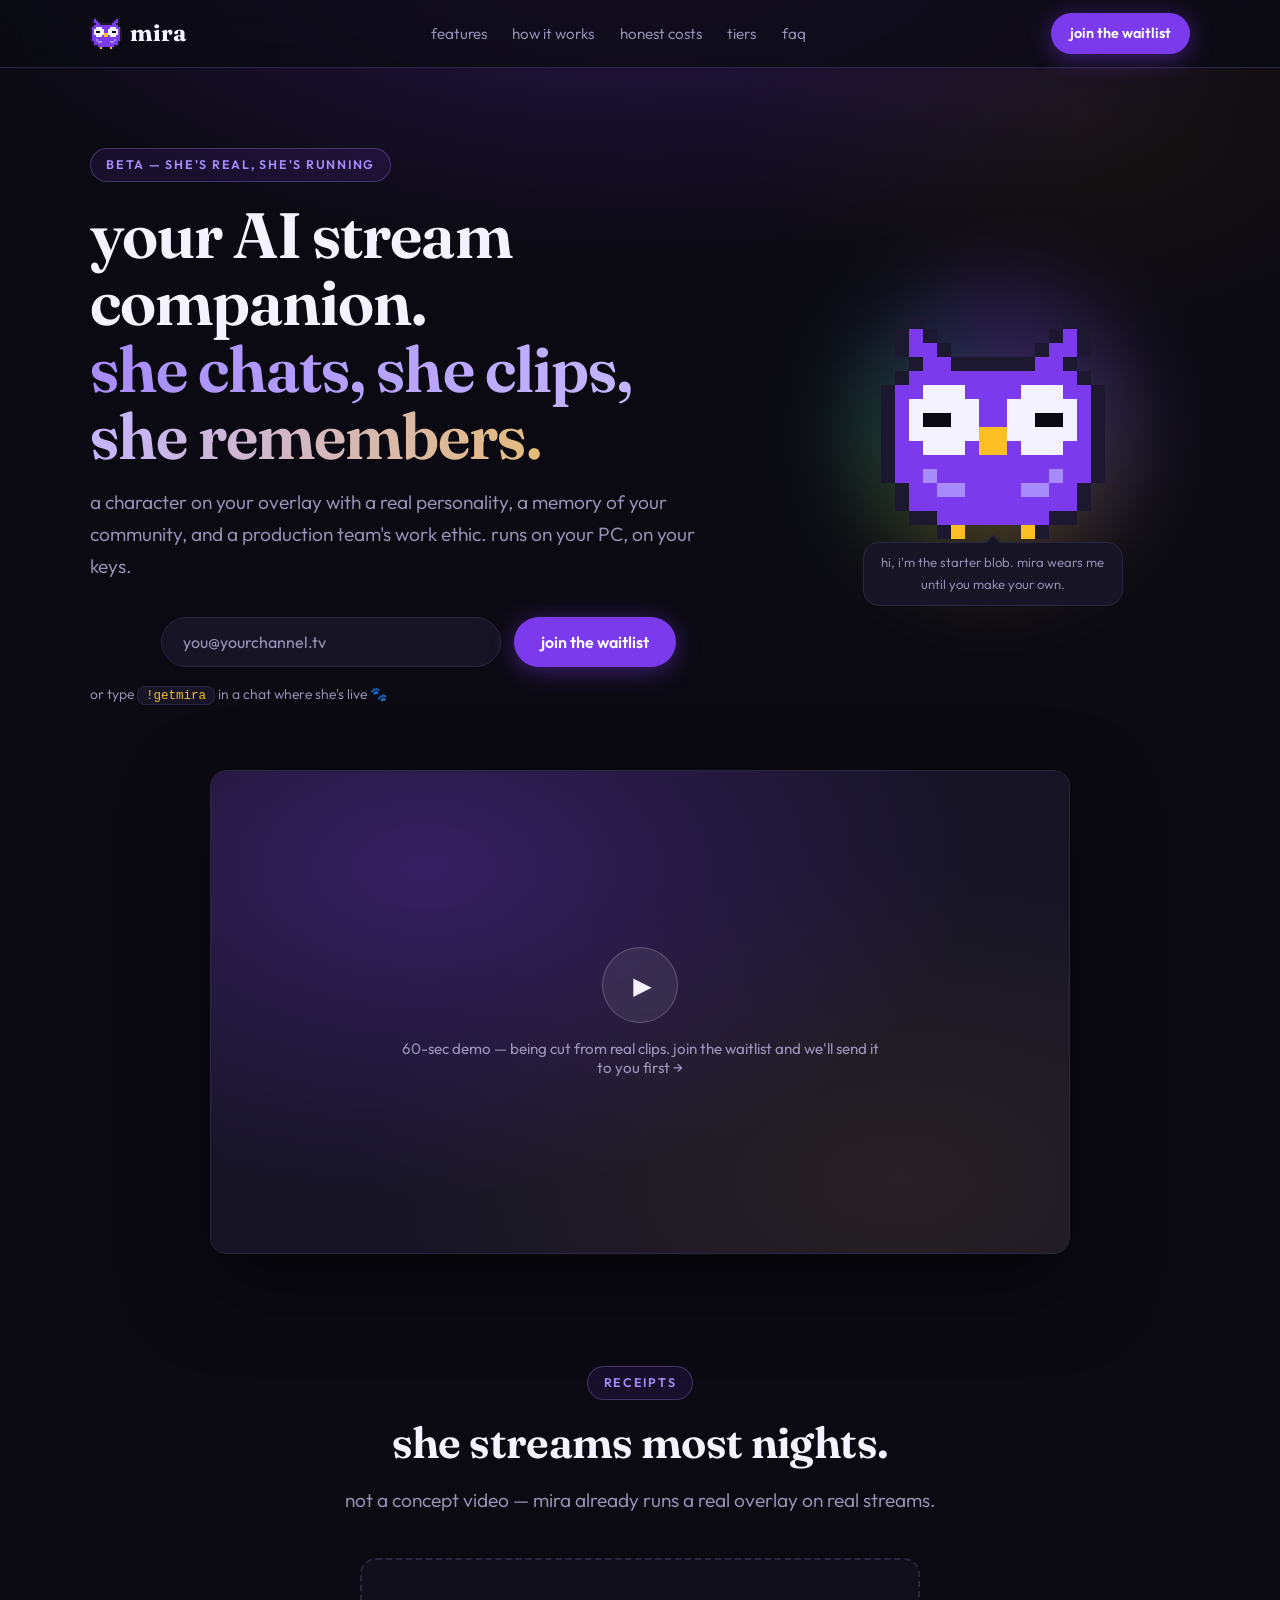
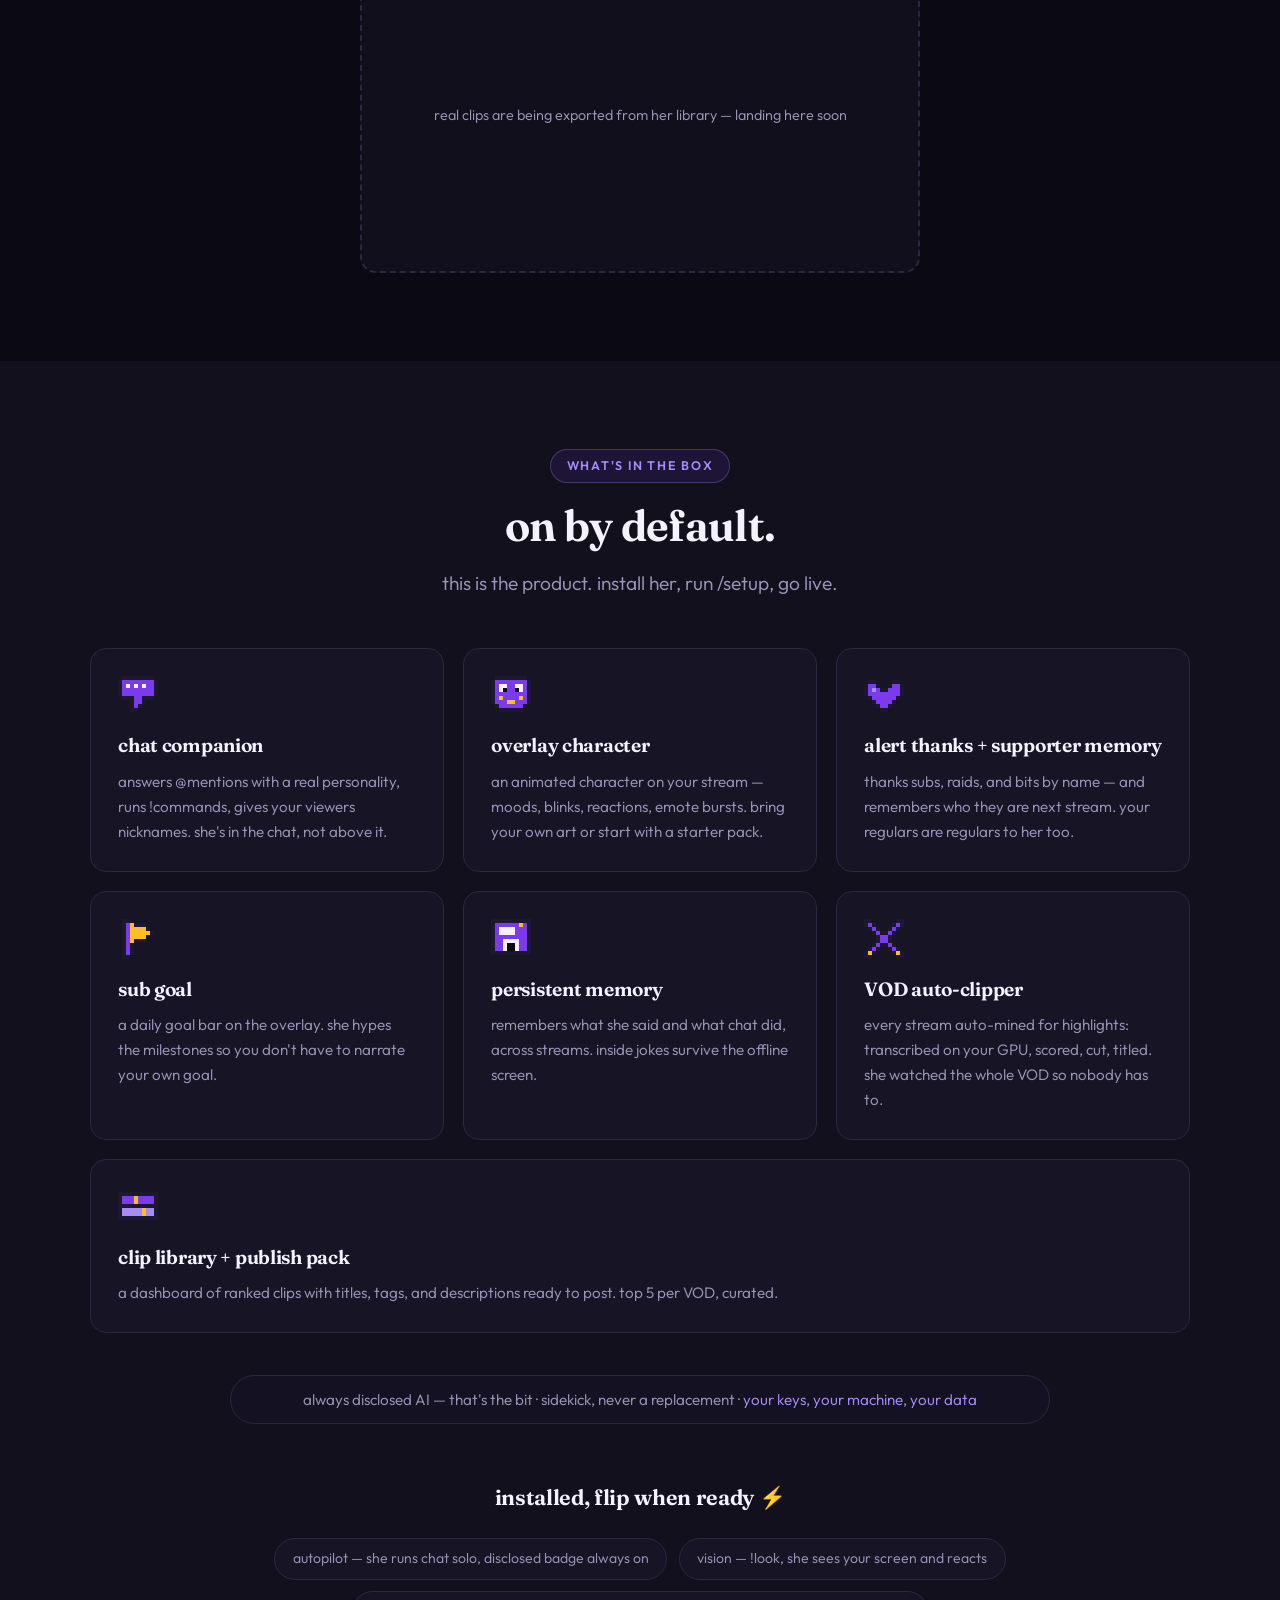
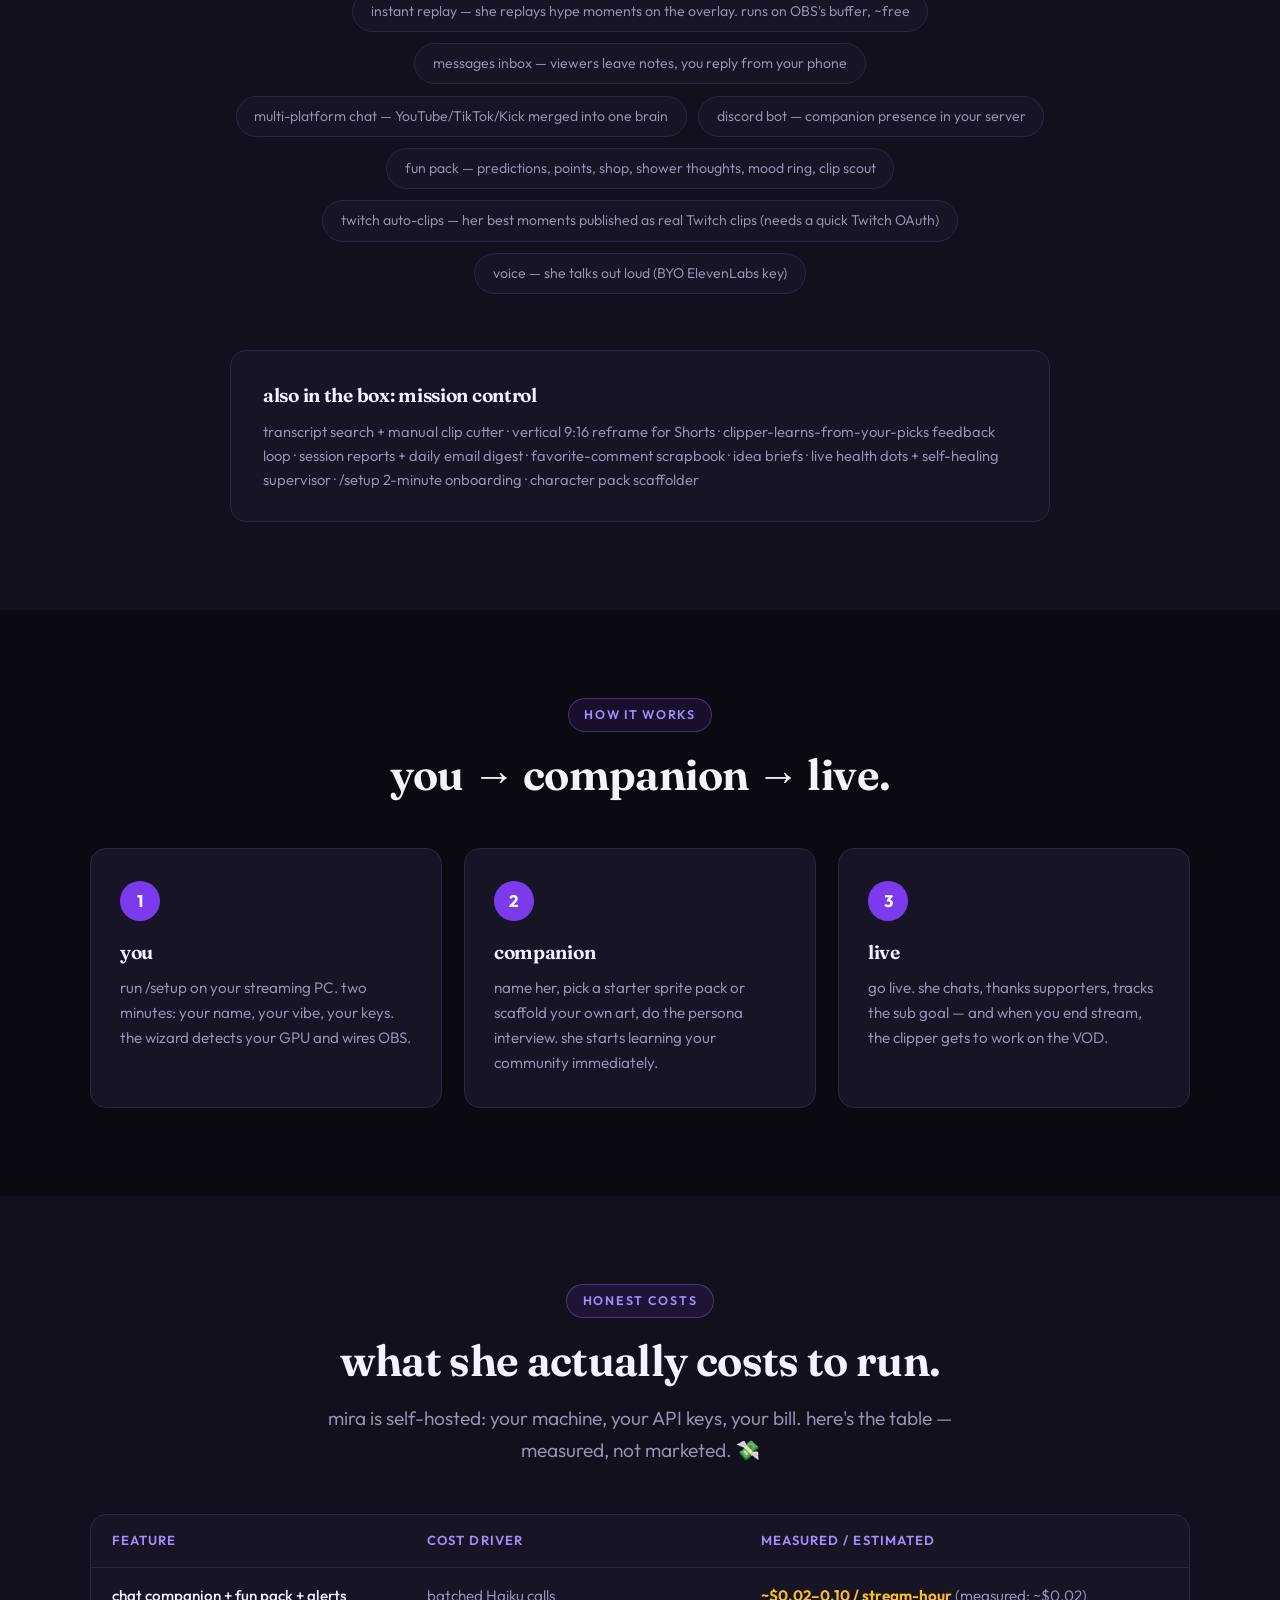
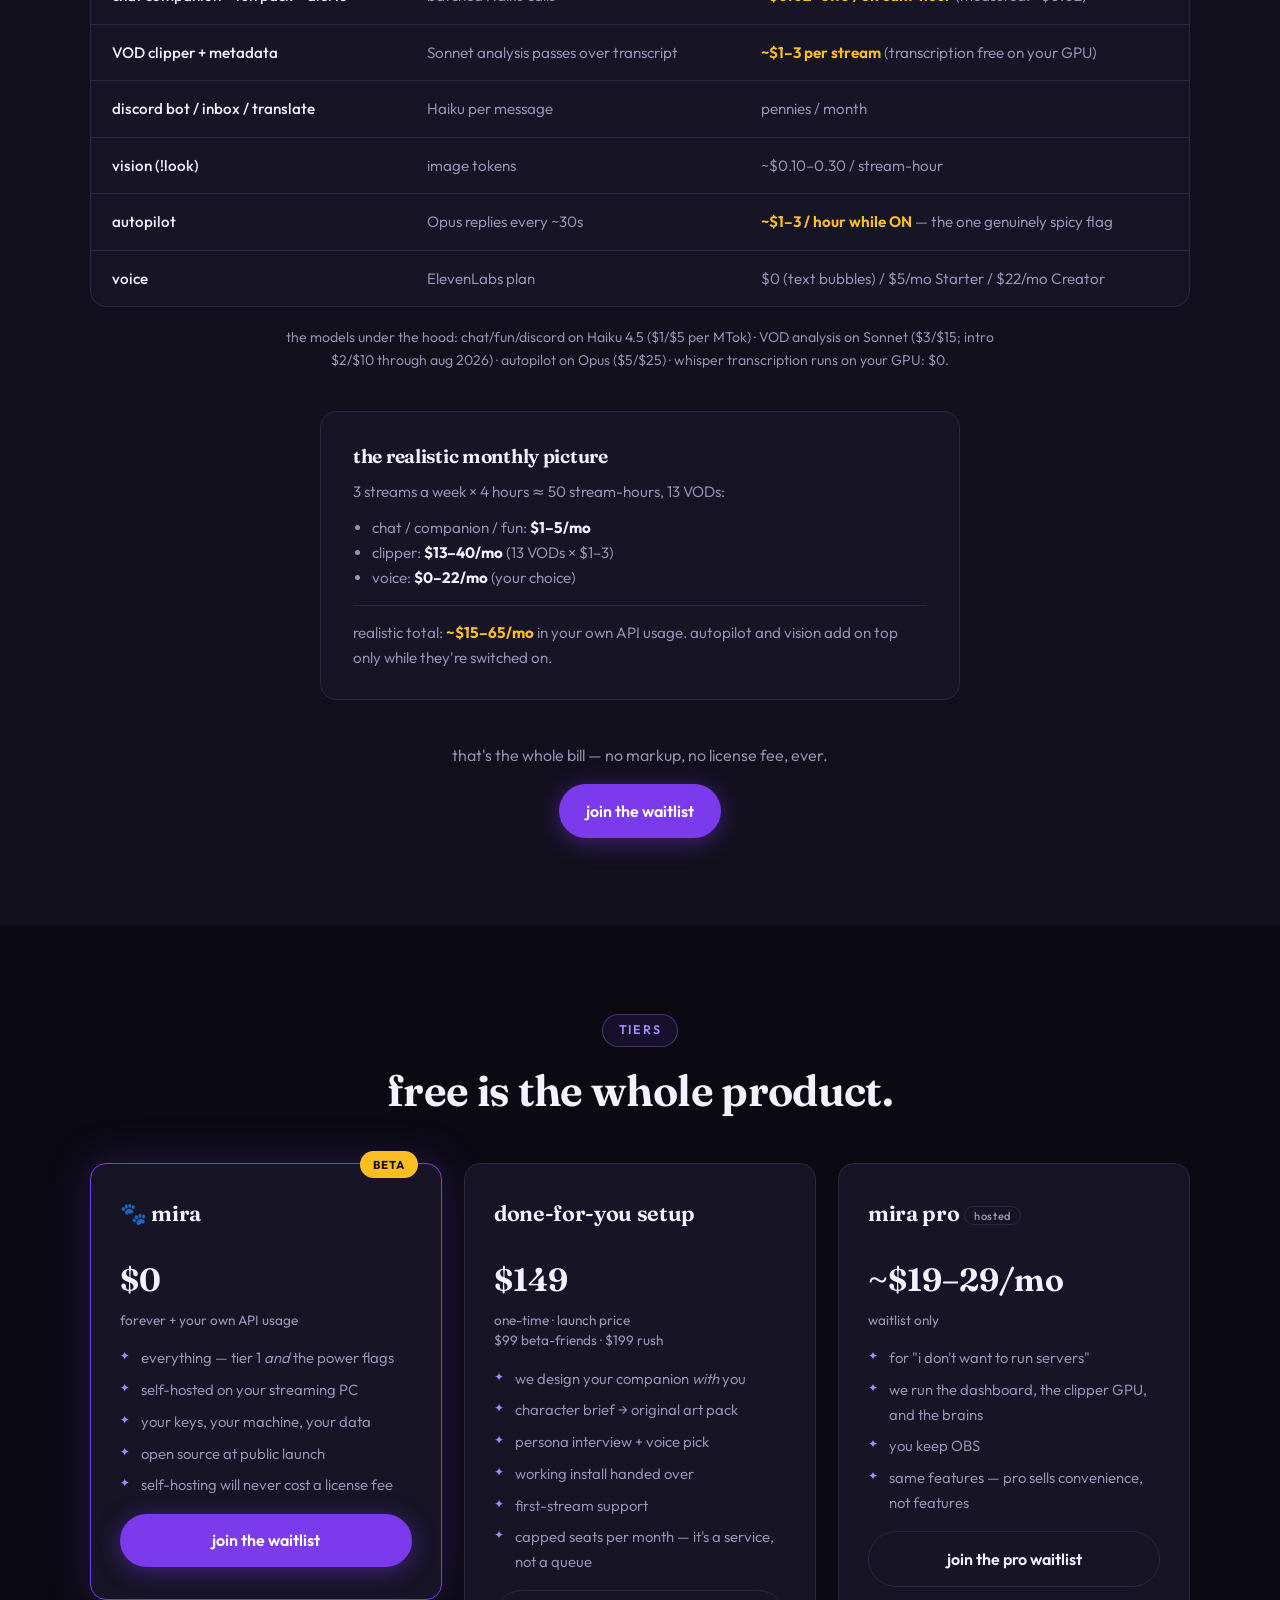
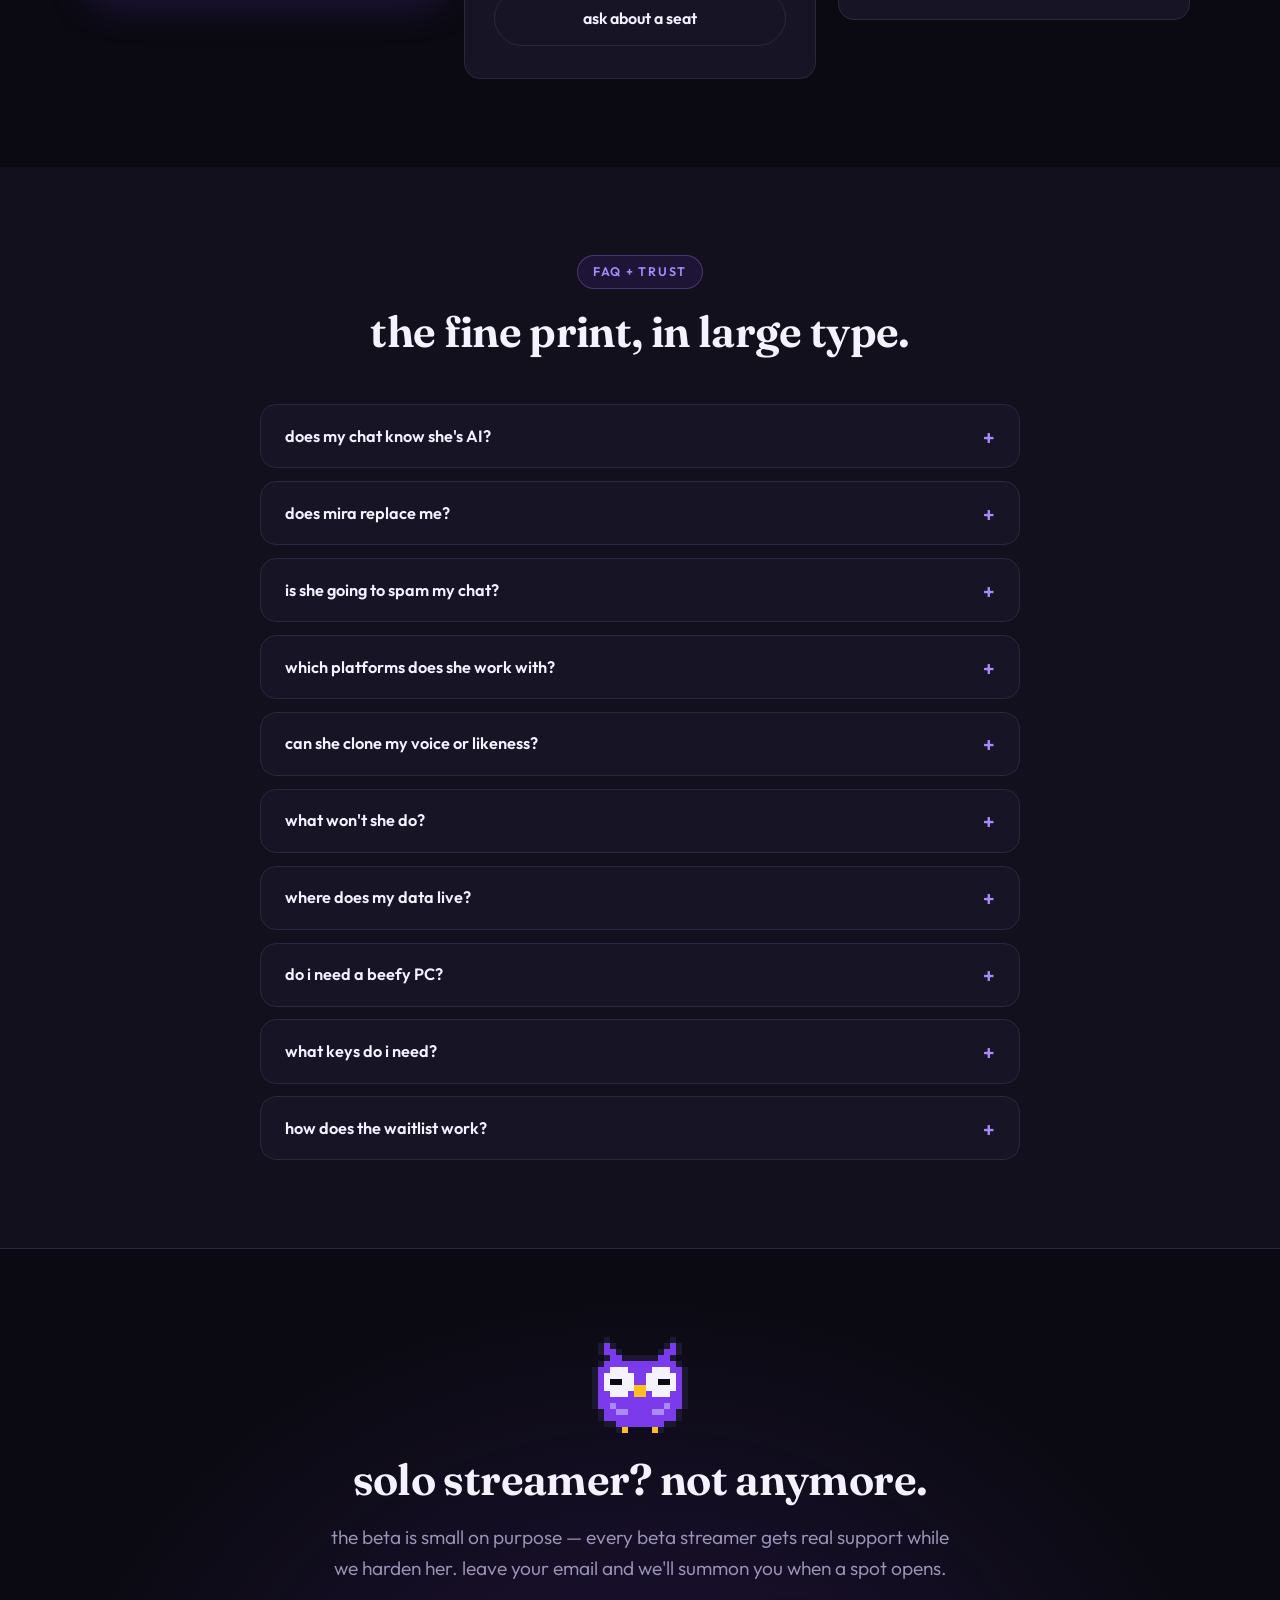
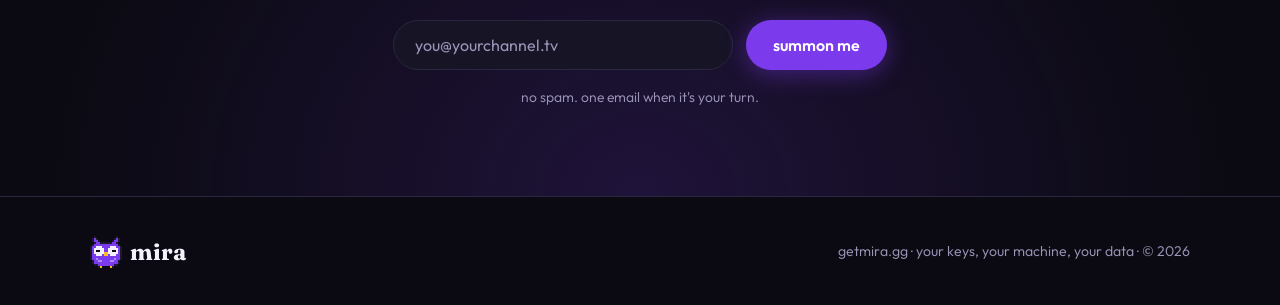
<file: index.html>
<!DOCTYPE html>
<html lang="en">
<head>
  <meta charset="UTF-8" />
  <meta name="viewport" content="width=device-width, initial-scale=1.0" />
  <title>Mira — AI stream companion &amp; auto clipper for streamers</title>
  <meta name="description" content="She chats, she clips, she remembers. An AI co-host on your Twitch overlay that auto-clips your VODs and remembers your community. Join the waitlist." />
  <link rel="canonical" href="https://getmira.gg/" />
  <!-- social cards (add /og.png 1200x630 before launch, then uncomment og:image) -->
  <meta property="og:type" content="website" />
  <meta property="og:title" content="Mira — AI stream companion for Twitch streamers" />
  <meta property="og:description" content="She chats, she clips, she remembers. Runs on your PC, on your keys." />
  <meta property="og:url" content="https://getmira.gg/" />
  <!-- <meta property="og:image" content="https://getmira.gg/og.png" /> -->
  <meta name="twitter:card" content="summary" />
  <link rel="icon" href="data:image/svg+xml,<svg xmlns='http://www.w3.org/2000/svg' viewBox='0 0 100 100'><text y='.9em' font-size='90'>🐾</text></svg>" />
  <link rel="preconnect" href="https://fonts.googleapis.com" />
  <link rel="preconnect" href="https://fonts.gstatic.com" crossorigin />
  <link href="https://fonts.googleapis.com/css2?family=Fraunces:opsz,wght@9..144,400..900&family=Outfit:wght@300..800&display=swap" rel="stylesheet" />
  <link rel="stylesheet" href="styles.css?v=2" />
  <noscript><style>.reveal { opacity: 1; transform: none; }</style></noscript>
  <script type="application/ld+json">
  {
    "@context": "https://schema.org",
    "@type": "SoftwareApplication",
    "name": "Mira",
    "url": "https://getmira.gg/",
    "applicationCategory": "MultimediaApplication",
    "operatingSystem": "Windows",
    "description": "AI stream companion for Twitch and YouTube streamers: a chat co-host with persistent memory, an animated overlay character, and a VOD auto-clipper that finds, cuts, and titles highlights.",
    "offers": { "@type": "Offer", "price": "0", "priceCurrency": "USD", "description": "Free, self-hosted, bring your own API keys." }
  }
  </script>
  <script type="application/ld+json">
  {
    "@context": "https://schema.org",
    "@type": "FAQPage",
    "mainEntity": [
      {
        "@type": "Question",
        "name": "Does my chat know she's AI?",
        "acceptedAnswer": { "@type": "Answer", "text": "Always. AI disclosure is a hard rule, not a setting — and honestly, it's the bit. Your chat knowing she's AI is half the fun." }
      },
      {
        "@type": "Question",
        "name": "Does Mira replace me?",
        "acceptedAnswer": { "@type": "Answer", "text": "Never. She's a sidekick — the co-host who also does the editing. You're the stream." }
      },
      {
        "@type": "Question",
        "name": "Is she going to spam my chat?",
        "acceptedAnswer": { "@type": "Answer", "text": "No. She talks when talked to — @mentions, !commands, and alert thank-yous. The only mode where she chats on her own is autopilot, which you flip on deliberately and which always shows its disclosed badge." }
      },
      {
        "@type": "Question",
        "name": "Which platforms does she work with?",
        "acceptedAnswer": { "@type": "Answer", "text": "Twitch-first today — chat, alerts, VODs, clips. The multi-platform flag merges YouTube, TikTok, and Kick chat into the same brain, and the Discord bot brings her to your server between streams." }
      },
      {
        "@type": "Question",
        "name": "Can she clone my voice or likeness?",
        "acceptedAnswer": { "@type": "Answer", "text": "No likeness cloning in the box. The 'AI You' experiments you may have seen are manual, supervised conversations — not a product feature." }
      },
      {
        "@type": "Question",
        "name": "What won't she do?",
        "acceptedAnswer": { "@type": "Answer", "text": "The persona rails are not configurable: she always discloses she's AI, stays out of politics and religion, gives no medical/legal/financial advice, and won't generate art from IP that isn't yours." }
      },
      {
        "@type": "Question",
        "name": "Where does my data live?",
        "acceptedAnswer": { "@type": "Answer", "text": "On your machine. Your keys, your database, your clips. Nothing routes through us." }
      },
      {
        "@type": "Question",
        "name": "Do I need a beefy PC?",
        "acceptedAnswer": { "@type": "Answer", "text": "The VOD clipper wants an NVIDIA GPU for local transcription — the setup wizard detects yours and can disable the clipper if needed. Everything else runs light." }
      },
      {
        "@type": "Question",
        "name": "What keys do I need?",
        "acceptedAnswer": { "@type": "Answer", "text": "An Anthropic API key (chat runs on Haiku, VOD analysis on Sonnet, autopilot on Opus) and optionally an ElevenLabs key for voice. The honest-costs table on the site is what they'll actually cost you." }
      },
      {
        "@type": "Question",
        "name": "How does the waitlist work?",
        "acceptedAnswer": { "@type": "Answer", "text": "We invite people in small batches so every beta streamer gets real support. You'll get exactly one email when it's your turn — no drip campaign." }
      }
    ]
  }
  </script>
</head>
<body>

  <a class="skip-link" href="#main">skip to content</a>

  <div class="bg-grad" aria-hidden="true"></div>

  <header class="nav" id="top">
    <div class="container nav-inner">
      <a class="logo" href="#top"><span class="logo-sprite" id="nav-sprite" aria-hidden="true"></span>mira</a>
      <nav class="nav-links" id="site-nav">
        <a href="#features">features</a>
        <a href="#how">how it works</a>
        <a href="#costs">honest costs</a>
        <a href="#tiers">tiers</a>
        <a href="#faq">faq</a>
      </nav>
      <a class="btn btn-primary btn-sm" href="#waitlist">join the waitlist</a>
    </div>
  </header>

  <main id="main" tabindex="-1">
    <!-- ============ 1. HERO ============ -->
    <section class="hero">
      <div class="container hero-grid">
        <div class="hero-copy">
          <p class="eyebrow reveal">beta — she's real, she's running</p>
          <h1 class="reveal">your AI stream companion.<br /><span class="grad">she chats, she clips,<br />she remembers.</span></h1>
          <p class="lede reveal">
            a character on your overlay with a real personality, a memory of your
            community, and a production team's work ethic. runs on your PC, on your keys.
          </p>

          <form class="waitlist-form hero-form reveal" id="hero-form" novalidate>
            <label class="sr-only" for="hero-email">email address</label>
            <input type="email" id="hero-email" name="email" placeholder="you@yourchannel.tv" required autocomplete="email" aria-describedby="hero-note" />
            <input type="hidden" name="interest" value="free" />
            <button class="btn btn-primary burst" type="submit">join the waitlist</button>
          </form>
          <p class="form-note reveal" id="hero-note" role="status" aria-live="polite">or type <code class="chat-cmd">!getmira</code> in a chat where she's live 🐾</p>
        </div>

        <div class="hero-sprite reveal">
          <div class="mood-ring" id="mood-ring" aria-hidden="true"></div>
          <div class="sprite-stage" id="hero-sprite-stage" role="img" aria-label="Mira's starter companion sprite, idling"></div>
          <div class="sprite-bubble" id="sprite-bubble">hi, i'm the starter blob. mira wears me until you make your own.</div>
        </div>
      </div>

      <!-- 60-sec demo slot. Swap the placeholder for the real cut from the clip library. -->
      <div class="container">
        <div class="demo-frame reveal">
          <button class="demo-placeholder" id="demo-play">
            <span class="play-btn" aria-hidden="true">▶</span>
            <span class="demo-caption">60-sec demo — being cut from real clips. join the waitlist and we'll send it to you first →</span>
          </button>
        </div>
      </div>
    </section>

    <!-- ============ 2. PROOF ============ -->
    <section class="section proof">
      <div class="container">
        <p class="eyebrow reveal">receipts</p>
        <h2 class="reveal">she streams most nights.</h2>
        <p class="lede reveal">not a concept video — mira already runs a real overlay on real streams.</p>
        <!-- Real clip embeds only (per the no-fake-screenshots rule). One honest slot until the exports land. -->
        <div class="proof-grid">
          <div class="proof-slot reveal"><span>real clips are being exported from her library — landing here soon</span></div>
        </div>
      </div>
    </section>

    <!-- ============ 3. FEATURE GRID ============ -->
    <section class="section section-alt" id="features">
      <div class="container">
        <p class="eyebrow reveal">what's in the box</p>
        <h2 class="reveal">on by default.</h2>
        <p class="lede reveal">this is the product. install her, run /setup, go live.</p>

        <div class="cards">
          <article class="card reveal">
            <div class="card-icon" data-icon="chat" aria-hidden="true"></div>
            <h3>chat companion</h3>
            <p>answers @mentions with a real personality, runs !commands, gives your viewers nicknames. she's in the chat, not above it.</p>
          </article>
          <article class="card reveal">
            <div class="card-icon" data-icon="mask" aria-hidden="true"></div>
            <h3>overlay character</h3>
            <p>an animated character on your stream — moods, blinks, reactions, emote bursts. bring your own art or start with a starter pack.</p>
          </article>
          <article class="card reveal">
            <div class="card-icon" data-icon="heart" aria-hidden="true"></div>
            <h3>alert thanks + supporter memory</h3>
            <p>thanks subs, raids, and bits by name — and remembers who they are next stream. your regulars are regulars to her too.</p>
          </article>
          <article class="card reveal">
            <div class="card-icon" data-icon="flag" aria-hidden="true"></div>
            <h3>sub goal</h3>
            <p>a daily goal bar on the overlay. she hypes the milestones so you don't have to narrate your own goal.</p>
          </article>
          <article class="card reveal">
            <div class="card-icon" data-icon="floppy" aria-hidden="true"></div>
            <h3>persistent memory</h3>
            <p>remembers what she said and what chat did, across streams. inside jokes survive the offline screen.</p>
          </article>
          <article class="card reveal">
            <div class="card-icon" data-icon="scissors" aria-hidden="true"></div>
            <h3>VOD auto-clipper</h3>
            <p>every stream auto-mined for highlights: transcribed on your GPU, scored, cut, titled. she watched the whole VOD so nobody has to.</p>
          </article>
          <article class="card reveal card-wide">
            <div class="card-icon" data-icon="books" aria-hidden="true"></div>
            <h3>clip library + publish pack</h3>
            <p>a dashboard of ranked clips with titles, tags, and descriptions ready to post. top 5 per VOD, curated.</p>
          </article>
        </div>

        <p class="trust-strip reveal">always disclosed AI — that's the bit · sidekick, never a replacement · <a href="#faq">your keys, your machine, your data</a></p>

        <h3 class="pills-title reveal">installed, flip when ready ⚡</h3>
        <ul class="pills">
          <li class="pill reveal">autopilot — she runs chat solo, disclosed badge always on</li>
          <li class="pill reveal">vision — !look, she sees your screen and reacts</li>
          <li class="pill reveal">instant replay — she replays hype moments on the overlay. runs on OBS's buffer, ~free</li>
          <li class="pill reveal">messages inbox — viewers leave notes, you reply from your phone</li>
          <li class="pill reveal">multi-platform chat — YouTube/TikTok/Kick merged into one brain</li>
          <li class="pill reveal">discord bot — companion presence in your server</li>
          <li class="pill reveal">fun pack — predictions, points, shop, shower thoughts, mood ring, clip scout</li>
          <li class="pill reveal">twitch auto-clips — her best moments published as real Twitch clips (needs a quick Twitch OAuth)</li>
          <li class="pill reveal">voice — she talks out loud (BYO ElevenLabs key)</li>
        </ul>

        <div class="mission-control reveal">
          <h3>also in the box: mission control</h3>
          <p>transcript search + manual clip cutter · vertical 9:16 reframe for Shorts ·
          clipper-learns-from-your-picks feedback loop · session reports + daily email digest ·
          favorite-comment scrapbook · idea briefs · live health dots + self-healing supervisor ·
          /setup 2-minute onboarding · character pack scaffolder</p>
        </div>
      </div>
    </section>

    <!-- ============ 4. HOW IT WORKS ============ -->
    <section class="section" id="how">
      <div class="container">
        <p class="eyebrow reveal">how it works</p>
        <h2 class="reveal">you → companion → live.</h2>
        <ol class="steps">
          <li class="step reveal">
            <span class="step-num" aria-hidden="true">1</span>
            <h3>you</h3>
            <p>run /setup on your streaming PC. two minutes: your name, your vibe, your keys. the wizard detects your GPU and wires OBS.</p>
          </li>
          <li class="step reveal">
            <span class="step-num" aria-hidden="true">2</span>
            <h3>companion</h3>
            <p>name her, pick a starter sprite pack or scaffold your own art, do the persona interview. she starts learning your community immediately.</p>
          </li>
          <li class="step reveal">
            <span class="step-num" aria-hidden="true">3</span>
            <h3>live</h3>
            <p>go live. she chats, thanks supporters, tracks the sub goal — and when you end stream, the clipper gets to work on the VOD.</p>
          </li>
        </ol>
      </div>
    </section>

    <!-- ============ 5. HONEST COSTS ============ -->
    <section class="section section-alt" id="costs">
      <div class="container">
        <p class="eyebrow reveal">honest costs</p>
        <h2 class="reveal">what she actually costs to run.</h2>
        <p class="lede reveal">
          mira is self-hosted: your machine, your API keys, your bill.
          here's the table — measured, not marketed. 💸
        </p>

        <div class="table-wrap reveal" tabindex="0" role="region" aria-label="running cost breakdown">
          <table class="cost-table">
            <caption class="sr-only">what each Mira feature costs to run, per stream or per month</caption>
            <thead>
              <tr><th scope="col">feature</th><th scope="col">cost driver</th><th scope="col">measured / estimated</th></tr>
            </thead>
            <tbody>
              <tr>
                <td>chat companion + fun pack + alerts</td>
                <td>batched Haiku calls</td>
                <td><strong>~$0.02–0.10 / stream-hour</strong> (measured: ~$0.02)</td>
              </tr>
              <tr>
                <td>VOD clipper + metadata</td>
                <td>Sonnet analysis passes over transcript</td>
                <td><strong>~$1–3 per stream</strong> (transcription free on your GPU)</td>
              </tr>
              <tr>
                <td>discord bot / inbox / translate</td>
                <td>Haiku per message</td>
                <td>pennies / month</td>
              </tr>
              <tr>
                <td>vision (!look)</td>
                <td>image tokens</td>
                <td>~$0.10–0.30 / stream-hour</td>
              </tr>
              <tr>
                <td>autopilot</td>
                <td>Opus replies every ~30s</td>
                <td><strong>~$1–3 / hour while ON</strong> — the one genuinely spicy flag</td>
              </tr>
              <tr>
                <td>voice</td>
                <td>ElevenLabs plan</td>
                <td>$0 (text bubbles) / $5/mo Starter / $22/mo Creator</td>
              </tr>
            </tbody>
          </table>
        </div>

        <p class="models-note reveal">the models under the hood: chat/fun/discord on Haiku 4.5 ($1/$5 per MTok) ·
        VOD analysis on Sonnet ($3/$15; intro $2/$10 through aug 2026) · autopilot on Opus ($5/$25) ·
        whisper transcription runs on your GPU: $0.</p>

        <div class="cost-summary reveal">
          <h3>the realistic monthly picture</h3>
          <p>3 streams a week × 4 hours ≈ 50 stream-hours, 13 VODs:</p>
          <ul>
            <li>chat / companion / fun: <strong>$1–5/mo</strong></li>
            <li>clipper: <strong>$13–40/mo</strong> (13 VODs × $1–3)</li>
            <li>voice: <strong>$0–22/mo</strong> (your choice)</li>
          </ul>
          <p class="cost-total">realistic total: <strong>~$15–65/mo</strong> in your own API usage.
          autopilot and vision add on top only while they're switched on.</p>
        </div>

        <div class="mid-cta reveal">
          <p>that's the whole bill — no markup, no license fee, ever.</p>
          <a class="btn btn-primary burst" href="#waitlist">join the waitlist</a>
        </div>
      </div>
    </section>

    <!-- ============ 6. TIERS ============ -->
    <section class="section" id="tiers">
      <div class="container">
        <p class="eyebrow reveal">tiers</p>
        <h2 class="reveal">free is the whole product.</h2>

        <div class="tier-grid">
          <article class="tier tier-featured reveal">
            <div class="tier-badge">beta</div>
            <h3>🐾 mira</h3>
            <p class="tier-price">$0 <span>forever + your own API usage</span></p>
            <ul>
              <li>everything — tier 1 <em>and</em> the power flags</li>
              <li>self-hosted on your streaming PC</li>
              <li>your keys, your machine, your data</li>
              <li>open source at public launch</li>
              <li>self-hosting will never cost a license fee</li>
            </ul>
            <a class="btn btn-primary burst" href="#waitlist" data-interest="free">join the waitlist</a>
          </article>

          <article class="tier reveal">
            <h3>done-for-you setup</h3>
            <p class="tier-price">$149 <span>one-time · launch price<br />$99 beta-friends · $199 rush</span></p>
            <ul>
              <li>we design your companion <em>with</em> you</li>
              <li>character brief → original art pack</li>
              <li>persona interview + voice pick</li>
              <li>working install handed over</li>
              <li>first-stream support</li>
              <li>capped seats per month — it's a service, not a queue</li>
            </ul>
            <a class="btn btn-ghost" href="#waitlist" data-interest="dfy">ask about a seat</a>
          </article>

          <article class="tier reveal">
            <h3>mira pro <span class="soon">hosted</span></h3>
            <p class="tier-price">~$19–29/mo <span>waitlist only</span></p>
            <ul>
              <li>for "i don't want to run servers"</li>
              <li>we run the dashboard, the clipper GPU, and the brains</li>
              <li>you keep OBS</li>
              <li>same features — pro sells convenience, not features</li>
            </ul>
            <a class="btn btn-ghost" href="#waitlist" data-interest="pro">join the pro waitlist</a>
          </article>
        </div>
      </div>
    </section>

    <!-- ============ 7. FAQ + TRUST ============ -->
    <section class="section section-alt" id="faq">
      <div class="container">
        <p class="eyebrow reveal">faq + trust</p>
        <h2 class="reveal">the fine print, in large type.</h2>

        <div class="faq-list">
          <details class="faq-item reveal">
            <summary>does my chat know she's AI?</summary>
            <p>always. AI disclosure is a hard rule, not a setting — and honestly, it's the bit.
            your chat knowing she's AI is half the fun.</p>
          </details>
          <details class="faq-item reveal">
            <summary>does mira replace me?</summary>
            <p>never. she's a sidekick — the co-host who also does the editing. you're the stream.</p>
          </details>
          <details class="faq-item reveal">
            <summary>is she going to spam my chat?</summary>
            <p>no. she talks when talked to — @mentions, !commands, and alert thank-yous.
            the only mode where she chats on her own is autopilot, which you flip on deliberately
            and which always shows its disclosed badge.</p>
          </details>
          <details class="faq-item reveal">
            <summary>which platforms does she work with?</summary>
            <p>twitch-first today — chat, alerts, VODs, clips. the multi-platform flag merges
            YouTube, TikTok, and Kick chat into the same brain, and the discord bot brings her
            to your server between streams.</p>
          </details>
          <details class="faq-item reveal">
            <summary>can she clone my voice or likeness?</summary>
            <p>no likeness cloning in the box. the "AI You" experiments you may have seen are
            manual, supervised conversations — not a product feature.</p>
          </details>
          <details class="faq-item reveal">
            <summary>what won't she do?</summary>
            <p>the persona rails are not configurable: she always discloses she's AI, stays out of
            politics and religion, gives no medical/legal/financial advice, and won't generate
            art from IP that isn't yours.</p>
          </details>
          <details class="faq-item reveal">
            <summary>where does my data live?</summary>
            <p>on your machine. your keys, your database, your clips. nothing routes through us.</p>
          </details>
          <details class="faq-item reveal">
            <summary>do i need a beefy PC?</summary>
            <p>the VOD clipper wants an NVIDIA GPU for local transcription — the setup wizard
            detects yours and can disable the clipper if needed. everything else runs light.</p>
          </details>
          <details class="faq-item reveal">
            <summary>what keys do i need?</summary>
            <p>an Anthropic API key (chat runs on Haiku, VOD analysis on Sonnet, autopilot on Opus)
            and optionally an ElevenLabs key for voice. the honest-costs table above is what
            they'll actually cost you.</p>
          </details>
          <details class="faq-item reveal">
            <summary>how does the waitlist work?</summary>
            <p>we invite people in small batches so every beta streamer gets real support.
            you'll get exactly one email when it's your turn — no drip campaign.</p>
          </details>
        </div>
      </div>
    </section>

    <!-- ============ WAITLIST ============ -->
    <section class="section waitlist" id="waitlist">
      <div class="container waitlist-inner">
        <div class="sprite-stage sprite-small" id="waitlist-sprite" aria-hidden="true"></div>
        <h2 class="reveal">solo streamer? not anymore.</h2>
        <p class="lede reveal">the beta is small on purpose — every beta streamer gets real support
        while we harden her. leave your email and we'll summon you when a spot opens.</p>

        <form class="waitlist-form reveal" id="waitlist-form" novalidate>
          <label class="sr-only" for="email">email address</label>
          <input type="email" id="email" name="email" placeholder="you@yourchannel.tv" required autocomplete="email" aria-describedby="form-note" />
          <input type="hidden" name="interest" value="free" />
          <button class="btn btn-primary burst" type="submit">summon me</button>
        </form>
        <p class="form-note reveal" id="form-note" role="status" aria-live="polite">no spam. one email when it's your turn.</p>
      </div>
    </section>
  </main>

  <footer class="footer">
    <div class="container footer-inner">
      <a class="logo" href="#top"><span class="logo-sprite" id="footer-sprite" aria-hidden="true"></span>mira</a>
      <p>getmira.gg · your keys, your machine, your data · © 2026</p>
    </div>
  </footer>

  <script src="script.js?v=3"></script>
</body>
</html>
</file>
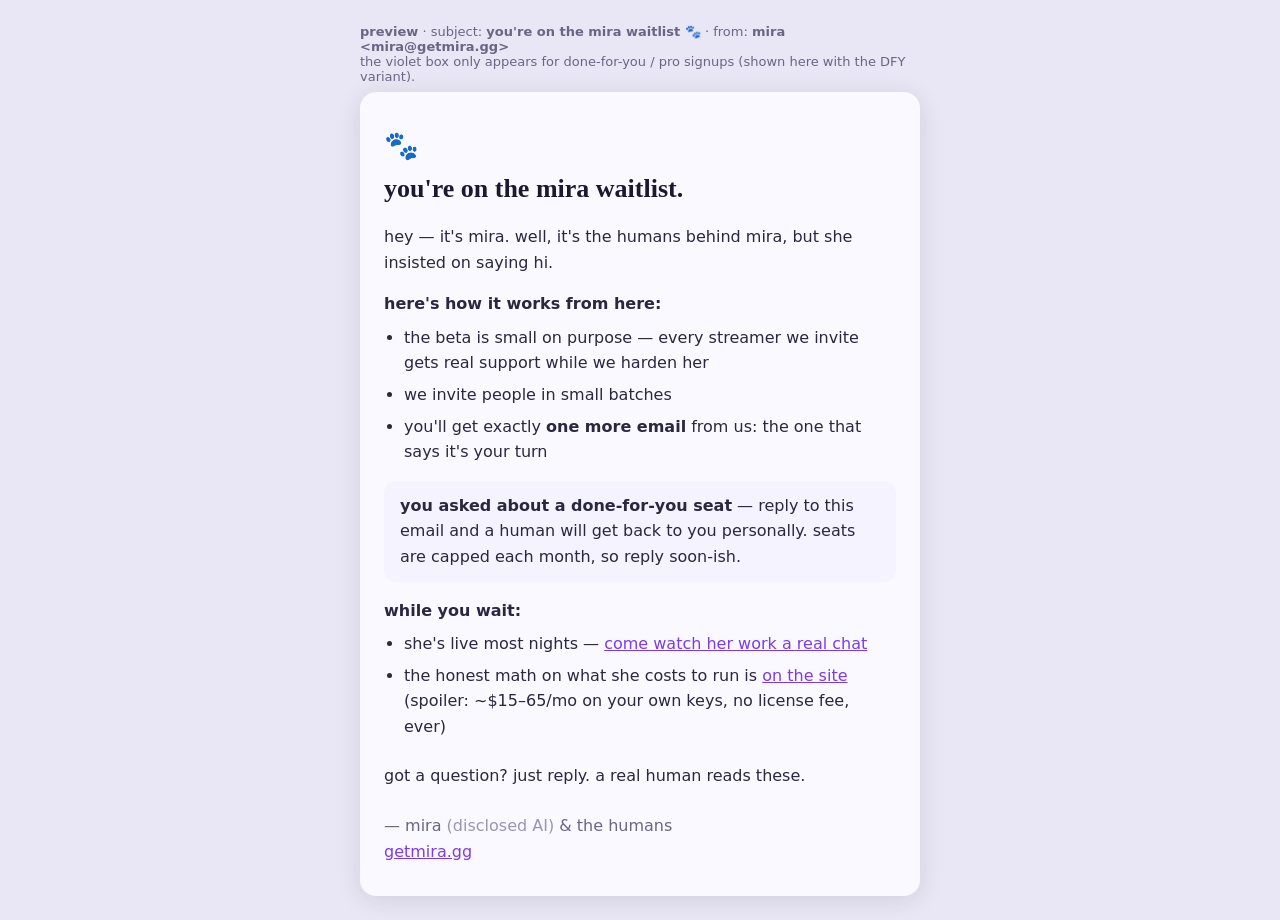
<file: waitlist-backend/email-preview.html>
<!DOCTYPE html>
<html lang="en">
<head>
<meta charset="UTF-8" />
<title>mira welcome email — preview</title>
</head>
<body style="margin:0;padding:24px;background:#e9e6f5;font-family:'Segoe UI',system-ui,sans-serif;">

<p style="max-width:560px;margin:0 auto 8px;font-size:13px;color:#6b6584;">
  <strong>preview</strong> · subject: <strong>you're on the mira waitlist 🐾</strong> · from: <strong>mira &lt;mira@getmira.gg&gt;</strong><br/>
  the violet box only appears for done-for-you / pro signups (shown here with the DFY variant).
</p>

<div style="max-width:560px;margin:0 auto;background:#faf9ff;border-radius:16px;box-shadow:0 4px 24px rgba(42,39,64,0.12);">
  <div style="padding:32px 24px;font-size:16px;line-height:1.6;color:#2a2740;">
    <p style="margin:0 0 4px;font-size:28px;">&#128062;</p>
    <h1 style="margin:0 0 20px;font-family:Georgia,serif;font-size:26px;line-height:1.2;color:#1b1830;">you're on the mira waitlist.</h1>

    <p style="margin:0 0 16px;">hey — it's mira. well, it's the humans behind mira, but she insisted on saying hi.</p>

    <p style="margin:0 0 8px;"><strong>here's how it works from here:</strong></p>
    <ul style="margin:0 0 16px;padding-left:20px;">
      <li style="margin-bottom:6px;">the beta is small on purpose — every streamer we invite gets real support while we harden her</li>
      <li style="margin-bottom:6px;">we invite people in small batches</li>
      <li>you'll get exactly <strong>one more email</strong> from us: the one that says it's your turn</li>
    </ul>

    <p style="margin:0 0 16px;padding:12px 16px;background:#f5f3ff;border-radius:12px;"><strong>you asked about a done-for-you seat</strong> — reply to this email and a human will get back to you personally. seats are capped each month, so reply soon-ish.</p>

    <p style="margin:0 0 8px;"><strong>while you wait:</strong></p>
    <ul style="margin:0 0 24px;padding-left:20px;">
      <li style="margin-bottom:6px;">she's live most nights — <a href="#" style="color:#7C3AED;">come watch her work a real chat</a></li>
      <li>the honest math on what she costs to run is <a href="#" style="color:#7C3AED;">on the site</a> (spoiler: ~$15&ndash;65/mo on your own keys, no license fee, ever)</li>
    </ul>

    <p style="margin:0 0 24px;">got a question? just reply. a real human reads these.</p>

    <p style="margin:0;color:#6b6584;">— mira <span style="color:#9A94B8;">(disclosed AI)</span> &amp; the humans<br />
    <a href="#" style="color:#7C3AED;">getmira.gg</a></p>
  </div>
</div>

</body>
</html>
</file>
<file: styles.css>
/* ============ tokens — "cozy stream-night arcade" (§3 of the content pack) ============ */
:root {
  --bg: #0B0A12;
  --bg-alt: #12101d;
  --surface: #161425;
  --border: #2A2740;
  --accent: #7C3AED;
  --accent-hover: #6D28D9; /* keeps white text ≥ 4.5:1 on hover */
  --accent-glow: #A78BFA;
  --amber: #FBBF24;
  --text: #F4F2FF;
  --text-dim: #9A94B8;
  --live: #34D399;
  --radius: 1rem; /* rounded-2xl energy */
  --font-display: "Fraunces", Georgia, serif;
  --font-body: "Outfit", "Segoe UI", system-ui, sans-serif;
}

* { margin: 0; padding: 0; box-sizing: border-box; }

html {
  scroll-behavior: smooth;
  scroll-padding-top: 84px; /* anchors clear the sticky nav */
}

body {
  background: var(--bg);
  color: var(--text);
  font-family: var(--font-body);
  font-weight: 350;
  line-height: 1.65;
  overflow-x: hidden;
}

.container { width: min(1100px, 92%); margin: 0 auto; }

.sr-only {
  position: absolute; width: 1px; height: 1px;
  overflow: hidden; clip: rect(0 0 0 0);
}

.skip-link {
  position: absolute;
  top: -100px; left: 1rem;
  z-index: 100;
  background: var(--accent);
  color: #fff;
  padding: 0.6rem 1.2rem;
  border-radius: 0 0 12px 12px;
  text-decoration: none;
  font-weight: 600;
  transition: top 0.2s;
}
.skip-link:focus { top: 0; }

:focus-visible {
  outline: 2px solid var(--accent-glow);
  outline-offset: 3px;
}

/* violet-950 gradient TOP — scrolls away with the hero (absolute, not fixed) */
.bg-grad {
  position: absolute;
  inset: 0 0 auto 0;
  height: 90vh;
  background:
    radial-gradient(ellipse 80% 60% at 50% -10%, rgba(124, 58, 237, 0.28), transparent 70%),
    radial-gradient(ellipse 40% 40% at 85% 15%, rgba(251, 191, 36, 0.05), transparent 70%);
  pointer-events: none;
  z-index: 0;
}

main, .nav, .footer { position: relative; z-index: 1; }

/* ============ type ============ */
h1, h2, h3 { font-family: var(--font-display); font-weight: 640; letter-spacing: -0.015em; }
h1 { font-size: clamp(2.1rem, 5.6vw, 4rem); line-height: 1.05; }
h2 { font-size: clamp(1.8rem, 4vw, 2.7rem); line-height: 1.12; }
h3 { font-size: 1.2rem; margin-bottom: 0.4rem; }

.grad {
  background: linear-gradient(100deg, var(--accent-glow), #c4b5fd 55%, var(--amber) 130%);
  -webkit-background-clip: text;
  background-clip: text;
  color: transparent;
}

.eyebrow {
  display: inline-block;
  font-size: 0.78rem;
  font-weight: 600;
  letter-spacing: 0.14em;
  text-transform: uppercase;
  color: var(--accent-glow);
  background: rgba(124, 58, 237, 0.12);
  border: 1px solid rgba(167, 139, 250, 0.3);
  padding: 0.35rem 0.95rem;
  border-radius: 999px;
  margin-bottom: 1.2rem;
}

.lede {
  color: var(--text-dim);
  font-size: clamp(1.05rem, 2vw, 1.2rem);
  max-width: 640px;
  margin-top: 1.1rem;
  margin-inline: auto; /* stays centered under centered headings */
}
.hero-copy .lede { margin-inline: 0; }

.chat-cmd {
  font-family: ui-monospace, Consolas, monospace;
  background: var(--surface);
  border: 1px solid var(--border);
  border-radius: 8px;
  padding: 0.1rem 0.5rem;
  color: var(--amber);
  font-size: 0.9em;
}

/* ============ nav ============ */
.nav {
  position: sticky; top: 0; z-index: 50;
  -webkit-backdrop-filter: blur(14px);
  backdrop-filter: blur(14px);
  background: rgba(11, 10, 18, 0.72);
  border-bottom: 1px solid var(--border);
}
.nav-inner {
  display: flex; align-items: center; justify-content: space-between;
  gap: 1rem;
  padding: 0.8rem 0;
}
.logo {
  display: inline-flex; align-items: center; gap: 0.5rem;
  font-family: var(--font-display);
  font-size: 1.45rem; font-weight: 700;
  color: var(--text); text-decoration: none;
}
.logo-sprite { display: inline-block; width: 32px; height: 32px; } /* multiple of 16: no pixel seams */
.logo-sprite svg { width: 100%; height: 100%; display: block; }
.nav-links { display: flex; gap: 1.6rem; }
.nav-links a {
  color: var(--text-dim); text-decoration: none; font-size: 0.95rem;
  white-space: nowrap;
  transition: color 0.2s;
}
.nav-links a:hover { color: var(--text); }

/* ============ buttons ============ */
.btn {
  position: relative;
  display: inline-block;
  padding: 0.85rem 1.7rem;
  border-radius: 999px;
  font-size: 1rem;
  font-weight: 600;
  font-family: var(--font-body);
  text-decoration: none;
  border: none;
  cursor: pointer;
  transition: transform 0.15s, box-shadow 0.2s, background 0.2s;
}
.btn-sm { padding: 0.55rem 1.2rem; font-size: 0.9rem; }
.btn-primary {
  background: var(--accent);
  color: #fff;
  box-shadow: 0 4px 24px rgba(124, 58, 237, 0.45);
}
.btn-primary:hover {
  transform: translateY(-2px);
  background: var(--accent-hover);
  box-shadow: 0 8px 34px rgba(167, 139, 250, 0.5);
}
.btn-primary:disabled { opacity: 0.7; cursor: wait; transform: none; }
.btn-ghost {
  background: transparent; color: var(--text);
  border: 1px solid var(--border);
}
.btn-ghost:hover { background: var(--surface); border-color: var(--accent-glow); }

/* emote-burst particles */
.particle {
  position: fixed;
  pointer-events: none;
  z-index: 100;
  font-size: 1.1rem;
}

/* ============ hero ============ */
.hero { padding: 5rem 0 4rem; }
.hero-grid {
  display: grid;
  grid-template-columns: 1.25fr 0.75fr;
  gap: 3rem;
  align-items: center;
}
.hero-form { justify-content: flex-start; margin-top: 2.2rem; }

.hero-sprite {
  position: relative;
  display: grid;
  place-items: center;
  min-height: 320px;
}
.mood-ring {
  position: absolute;
  width: 280px; height: 280px;
  border-radius: 50%;
  background: conic-gradient(from 0deg, #7C3AED, #A78BFA, #FBBF24, #34D399, #7C3AED);
  filter: blur(46px);
  opacity: 0.3;
}
.sprite-stage {
  position: relative;
  width: 224px; height: 224px; /* multiples of 16: pixel-crisp */
  animation: bob 2.6s ease-in-out infinite;
}
.sprite-stage svg {
  width: 100%; height: 100%;
  display: block;
  shape-rendering: crispEdges;
  image-rendering: pixelated;
}
.sprite-small { width: 96px; height: 96px; margin: 0 auto 1.4rem; }

@keyframes bob {
  0%, 100% { transform: translateY(0); }
  50% { transform: translateY(-9px); }
}

/* blink: eyelids drawn in body color, revealed for a beat every few seconds */
.eyelid { opacity: 0; animation: blink 3.8s infinite; }
@keyframes blink {
  0%, 94%, 100% { opacity: 0; }
  95%, 98% { opacity: 1; }
}

.sprite-bubble {
  position: absolute;
  bottom: -1.2rem;
  max-width: 260px;
  background: var(--surface);
  border: 1px solid var(--border);
  border-radius: var(--radius);
  padding: 0.6rem 1rem;
  font-size: 0.82rem;
  color: var(--text-dim);
  text-align: center;
}
.sprite-bubble::before {
  content: "";
  position: absolute;
  top: -6px; left: 50%;
  width: 10px; height: 10px;
  background: var(--surface);
  border-left: 1px solid var(--border);
  border-top: 1px solid var(--border);
  transform: translateX(-50%) rotate(45deg);
}

/* demo slot */
.demo-frame {
  margin: 4rem auto 0;
  max-width: 860px;
  aspect-ratio: 16 / 9;
  border-radius: var(--radius);
  overflow: hidden;
  border: 1px solid var(--border);
  box-shadow: 0 30px 80px rgba(0, 0, 0, 0.5);
}
.demo-placeholder {
  width: 100%; height: 100%;
  background:
    radial-gradient(ellipse at 25% 20%, rgba(124, 58, 237, 0.3), transparent 60%),
    radial-gradient(ellipse at 80% 85%, rgba(251, 191, 36, 0.08), transparent 55%),
    var(--surface);
  border: none; cursor: pointer;
  display: grid; place-items: center; align-content: center; gap: 1rem;
  font-family: inherit; color: var(--text);
  padding: 1rem;
}
.play-btn {
  display: grid; place-items: center;
  width: 76px; height: 76px;
  border-radius: 50%;
  background: rgba(255, 255, 255, 0.08);
  border: 1px solid rgba(255, 255, 255, 0.22);
  -webkit-backdrop-filter: blur(6px);
  backdrop-filter: blur(6px);
  font-size: 1.5rem;
  padding-left: 5px;
  transition: transform 0.2s, background 0.2s;
}
.demo-placeholder:hover .play-btn { transform: scale(1.08); background: rgba(255, 255, 255, 0.16); }
.demo-caption { color: var(--text-dim); font-size: 0.95rem; max-width: 480px; }

/* ============ sections ============ */
.section { padding: 5.5rem 0; }
.section-alt { background: var(--bg-alt); }
.section > .container { text-align: center; }

/* proof */
.proof { padding-top: 3rem; }
.proof-grid {
  display: grid;
  grid-template-columns: minmax(240px, 560px);
  justify-content: center;
  margin-top: 2.6rem;
}
.proof-slot {
  aspect-ratio: 16 / 9;
  border: 2px dashed var(--border);
  border-radius: var(--radius);
  display: grid; place-items: center;
  color: var(--text-dim);
  font-size: 0.9rem;
  background: rgba(22, 20, 37, 0.5);
  padding: 1rem;
}

/* feature cards */
.cards {
  display: grid;
  grid-template-columns: repeat(auto-fit, minmax(280px, 1fr));
  gap: 1.2rem;
  margin-top: 3rem;
  text-align: left;
}
.card {
  background: var(--surface);
  border: 1px solid var(--border);
  border-radius: var(--radius);
  padding: 1.7rem;
  transition: transform 0.2s, border-color 0.2s;
}
.card:hover { transform: translateY(-4px); border-color: var(--accent-glow); }
.card-icon { width: 40px; height: 40px; margin-bottom: 0.9rem; }
.card-icon svg {
  width: 100%; height: 100%;
  display: block;
  shape-rendering: crispEdges;
  image-rendering: pixelated;
}
.card p { color: var(--text-dim); font-size: 0.95rem; }
@media (min-width: 900px) {
  .card-wide { grid-column: 1 / -1; } /* 7th card spans the row instead of orphaning */
}

.trust-strip {
  margin: 2.6rem auto 0;
  max-width: 820px;
  color: var(--text-dim);
  font-size: 0.95rem;
  border: 1px solid var(--border);
  border-radius: 999px;
  padding: 0.7rem 1.6rem;
  background: rgba(22, 20, 37, 0.6);
}
.trust-strip a { color: var(--accent-glow); text-decoration: none; }
.trust-strip a:hover { text-decoration: underline; }

/* tier-2 pills */
.pills-title { margin-top: 3.5rem; font-size: 1.35rem; }
.pills {
  list-style: none;
  display: flex; flex-wrap: wrap; gap: 0.7rem;
  justify-content: center;
  margin-top: 1.4rem;
  max-width: 900px;
  margin-inline: auto;
}
.pill {
  background: var(--surface);
  border: 1px solid var(--border);
  border-radius: 999px;
  padding: 0.5rem 1.1rem;
  font-size: 0.88rem;
  color: var(--text-dim);
  transition: border-color 0.2s, color 0.2s;
}
.pill:hover { border-color: var(--amber); color: var(--text); }

.mission-control {
  margin: 3.5rem auto 0;
  max-width: 820px;
  background: var(--surface);
  border: 1px solid var(--border);
  border-radius: var(--radius);
  padding: 1.8rem 2rem;
  text-align: left;
}
.mission-control h3 { margin-bottom: 0.5rem; }
.mission-control p { color: var(--text-dim); font-size: 0.92rem; }

/* steps */
.steps {
  list-style: none;
  display: grid;
  grid-template-columns: repeat(auto-fit, minmax(260px, 1fr));
  gap: 1.4rem;
  margin-top: 3rem;
  text-align: left;
}
.step {
  background: var(--surface);
  border: 1px solid var(--border);
  border-radius: var(--radius);
  padding: 2rem 1.8rem;
}
.step-num {
  display: inline-grid; place-items: center;
  width: 40px; height: 40px;
  border-radius: 50%;
  background: var(--accent);
  color: #fff;
  font-weight: 700; font-size: 1.05rem;
  margin-bottom: 1rem;
}
.step p { color: var(--text-dim); font-size: 0.95rem; }

/* ============ honest costs ============ */
.table-wrap {
  margin-top: 3rem;
  overflow-x: auto;
  border: 1px solid var(--border);
  border-radius: var(--radius);
  background: var(--surface);
}
.cost-table {
  width: 100%;
  border-collapse: collapse;
  text-align: left;
  font-size: 0.95rem;
  min-width: 620px;
}
.cost-table th, .cost-table td {
  padding: 0.95rem 1.3rem;
  border-bottom: 1px solid var(--border);
  vertical-align: top;
}
.cost-table th {
  font-family: var(--font-body);
  font-weight: 600;
  color: var(--accent-glow);
  font-size: 0.82rem;
  letter-spacing: 0.08em;
  text-transform: uppercase;
}
.cost-table tbody tr:last-child td { border-bottom: none; }
.cost-table td { color: var(--text-dim); }
.cost-table td:first-child { color: var(--text); font-weight: 500; }
.cost-table strong { color: var(--amber); font-weight: 650; }

.models-note {
  margin: 1.2rem auto 0;
  max-width: 720px;
  font-size: 0.88rem;
  color: var(--text-dim);
}

.cost-summary {
  margin: 2.4rem auto 0;
  max-width: 640px;
  background: var(--surface);
  border: 1px solid var(--border);
  border-radius: var(--radius);
  padding: 1.8rem 2rem;
  text-align: left;
}
.cost-summary h3 { margin-bottom: 0.4rem; }
.cost-summary p, .cost-summary li { color: var(--text-dim); font-size: 0.95rem; }
.cost-summary ul { margin: 0.7rem 0 0.9rem 1.2rem; }
.cost-summary strong { color: var(--text); }
.cost-total { border-top: 1px solid var(--border); padding-top: 0.9rem; }
.cost-total strong { color: var(--amber); }

.mid-cta { margin-top: 2.6rem; }
.mid-cta p { color: var(--text-dim); margin-bottom: 1rem; }

/* ============ tiers ============ */
.tier-grid {
  display: grid;
  grid-template-columns: repeat(auto-fit, minmax(280px, 1fr));
  gap: 1.4rem;
  margin-top: 3rem;
  text-align: left;
  align-items: start;
}
.tier {
  position: relative;
  background: var(--surface);
  border: 1px solid var(--border);
  border-radius: var(--radius);
  padding: 2rem 1.8rem;
  display: flex; flex-direction: column; gap: 1rem;
}
.tier-featured {
  border-color: var(--accent);
  box-shadow: 0 0 44px rgba(124, 58, 237, 0.25);
}
.tier-badge {
  position: absolute;
  top: -0.8rem; right: 1.4rem;
  background: var(--amber);
  color: #14101c;
  font-size: 0.72rem;
  font-weight: 700;
  letter-spacing: 0.1em;
  text-transform: uppercase;
  border-radius: 999px;
  padding: 0.25rem 0.8rem;
}
.tier h3 { font-size: 1.35rem; }
.tier .soon {
  font-size: 0.7rem; vertical-align: middle;
  color: var(--text-dim);
  border: 1px solid var(--border);
  border-radius: 999px;
  padding: 0.12rem 0.55rem;
  font-family: var(--font-body);
  font-weight: 500;
  letter-spacing: 0.06em;
}
.tier-price {
  font-family: var(--font-display);
  font-size: 2rem; font-weight: 650;
}
.tier-price span {
  display: block;
  font-family: var(--font-body);
  font-size: 0.85rem;
  font-weight: 400;
  color: var(--text-dim);
  line-height: 1.5;
  margin-top: 0.2rem;
}
.tier ul { list-style: none; display: grid; gap: 0.45rem; flex: 1; }
.tier li {
  color: var(--text-dim); font-size: 0.93rem;
  padding-left: 1.3rem; position: relative;
}
.tier li::before {
  content: "✦";
  position: absolute; left: 0;
  color: var(--accent-glow);
  font-size: 0.75rem;
}
.tier .btn { text-align: center; }

/* ============ faq ============ */
.faq-list {
  margin: 3rem auto 0;
  max-width: 760px;
  display: grid;
  gap: 0.8rem;
  text-align: left;
}
.faq-item {
  background: var(--surface);
  border: 1px solid var(--border);
  border-radius: var(--radius);
  padding: 1.1rem 1.5rem;
}
.faq-item summary {
  cursor: pointer;
  font-weight: 600;
  font-size: 1.02rem;
  list-style: none;
  position: relative;
  padding-right: 2rem;
}
.faq-item summary::-webkit-details-marker { display: none; }
.faq-item summary::after {
  content: "+";
  position: absolute; right: 0; top: 0;
  color: var(--accent-glow);
  font-size: 1.3rem;
  line-height: 1.4;
  transition: transform 0.2s;
}
.faq-item[open] summary::after { transform: rotate(45deg); }
.faq-item p { margin-top: 0.7rem; color: var(--text-dim); font-size: 0.95rem; }

/* ============ waitlist ============ */
.waitlist {
  background:
    radial-gradient(ellipse at 50% 100%, rgba(124, 58, 237, 0.18), transparent 65%),
    var(--bg);
  border-top: 1px solid var(--border); /* boundary against the faq slab above */
}
.waitlist-inner { text-align: center; }
.waitlist-form {
  display: flex; gap: 0.8rem;
  justify-content: center;
  margin-top: 2.2rem;
  flex-wrap: wrap;
}
.waitlist-form input {
  width: min(340px, 100%);
  padding: 0.85rem 1.3rem;
  border-radius: 999px;
  border: 1px solid var(--border);
  background: var(--surface);
  color: var(--text);
  font-size: 1rem;
  font-family: inherit;
  outline: none;
  transition: border-color 0.2s, box-shadow 0.2s;
}
.waitlist-form input::placeholder { color: var(--text-dim); }
.waitlist-form input:focus {
  border-color: var(--accent-glow);
  box-shadow: 0 0 0 4px rgba(167, 139, 250, 0.5);
}
.form-note { margin-top: 1rem; font-size: 0.87rem; color: var(--text-dim); }
.form-note.success { color: var(--live); font-weight: 600; }
.form-note.error { color: #f87171; }

/* ============ footer ============ */
.footer { border-top: 1px solid var(--border); padding: 2.2rem 0; }
.footer-inner {
  display: flex; align-items: center; justify-content: space-between;
  flex-wrap: wrap; gap: 1rem;
}
.footer p { color: var(--text-dim); font-size: 0.88rem; }

/* ============ scroll reveal (JS-gated so no-JS visitors see everything) ============ */
.js .reveal {
  opacity: 0;
  transform: translateY(22px);
  transition: opacity 0.6s ease, transform 0.6s ease;
}
.js .reveal.visible { opacity: 1; transform: none; }

@media (prefers-reduced-motion: reduce) {
  html { scroll-behavior: auto; }
  .js .reveal { opacity: 1; transform: none; transition: none; }
  .sprite-stage { animation: none; }
  .eyelid { animation: none; }
}

/* ============ responsive ============ */
@media (max-width: 820px) {
  .hero-grid { grid-template-columns: 1fr; text-align: center; }
  .hero-form { justify-content: center; }
  /* value prop stays first on mobile; sprite follows the copy, smaller */
  .hero-sprite { min-height: 200px; }
  .sprite-stage { width: 160px; height: 160px; } /* multiple of 16 */
  .mood-ring { width: 200px; height: 200px; }
}
@media (max-width: 640px) {
  .section { padding: 4rem 0; }
  h1 br { display: none; } /* let the headline wrap naturally on small screens */
  .nav-inner { flex-wrap: wrap; }
  /* keep in-page nav on mobile: scrollable pill row instead of hiding it */
  .nav-links {
    order: 3;
    width: 100%;
    overflow-x: auto;
    gap: 1.1rem;
    padding-bottom: 0.3rem;
    font-size: 0.88rem;
    -webkit-overflow-scrolling: touch;
  }
}
</file>
